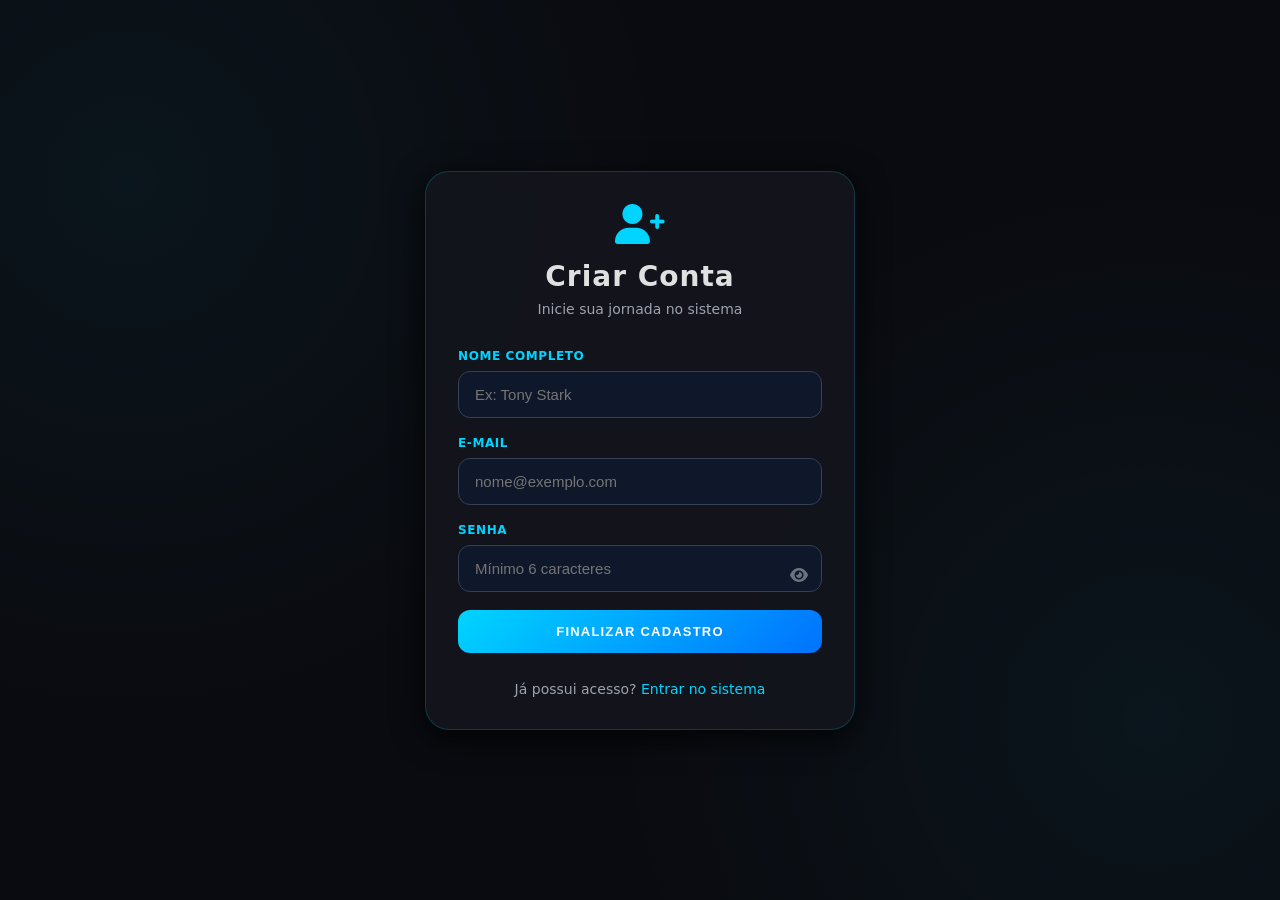
<file: index.html>
<!DOCTYPE html>
<html lang="pt-BR">
<head>
    <meta charset="UTF-8">
    <meta name="viewport" content="width=device-width, initial-scale=1.0">
    <title>Cadastro - Projeto Autenticação</title>
    <link rel="stylesheet" href="https://cdnjs.cloudflare.com/ajax/libs/font-awesome/6.0.0/css/all.min.css">
    <link rel="stylesheet" href="style.css">
</head>
<body data-page="register">
    <main class="container">
        <section class="glass-card">
            <div class="header">
                <i class="fas fa-user-plus"></i>
                <h1>Criar Conta</h1>
                <p>Inicie sua jornada no sistema</p>
            </div>

            <form id="register-form" class="form">
                <div class="field">
                    <label for="reg-name">Nome Completo</label>
                    <input type="text" id="reg-name" placeholder="Ex: Tony Stark">
                </div>

                <div class="field">
                    <label for="reg-email">E-mail</label>
                    <input type="email" id="reg-email" placeholder="nome@exemplo.com">
                </div>

                <div class="field password-wrapper">
                    <label for="reg-password">Senha</label>
                    <input type="password" id="reg-password" placeholder="Mínimo 6 caracteres">
                    <button type="button" class="toggle-password" onclick="togglePassword('reg-password', 'eye-reg-password')" aria-label="Mostrar ou ocultar senha">
                        <i class="fas fa-eye" id="eye-reg-password"></i>
                    </button>
                </div>

                <button type="submit" class="btn-primary">Finalizar Cadastro</button>
            </form>

            <div id="reg-message" class="message"></div>

            <p class="footer-text">
                Já possui acesso?
                <a href="login.html">Entrar no sistema</a>
            </p>
        </section>
    </main>

    <script src="script.js"></script>
</body>
</html>
</file>
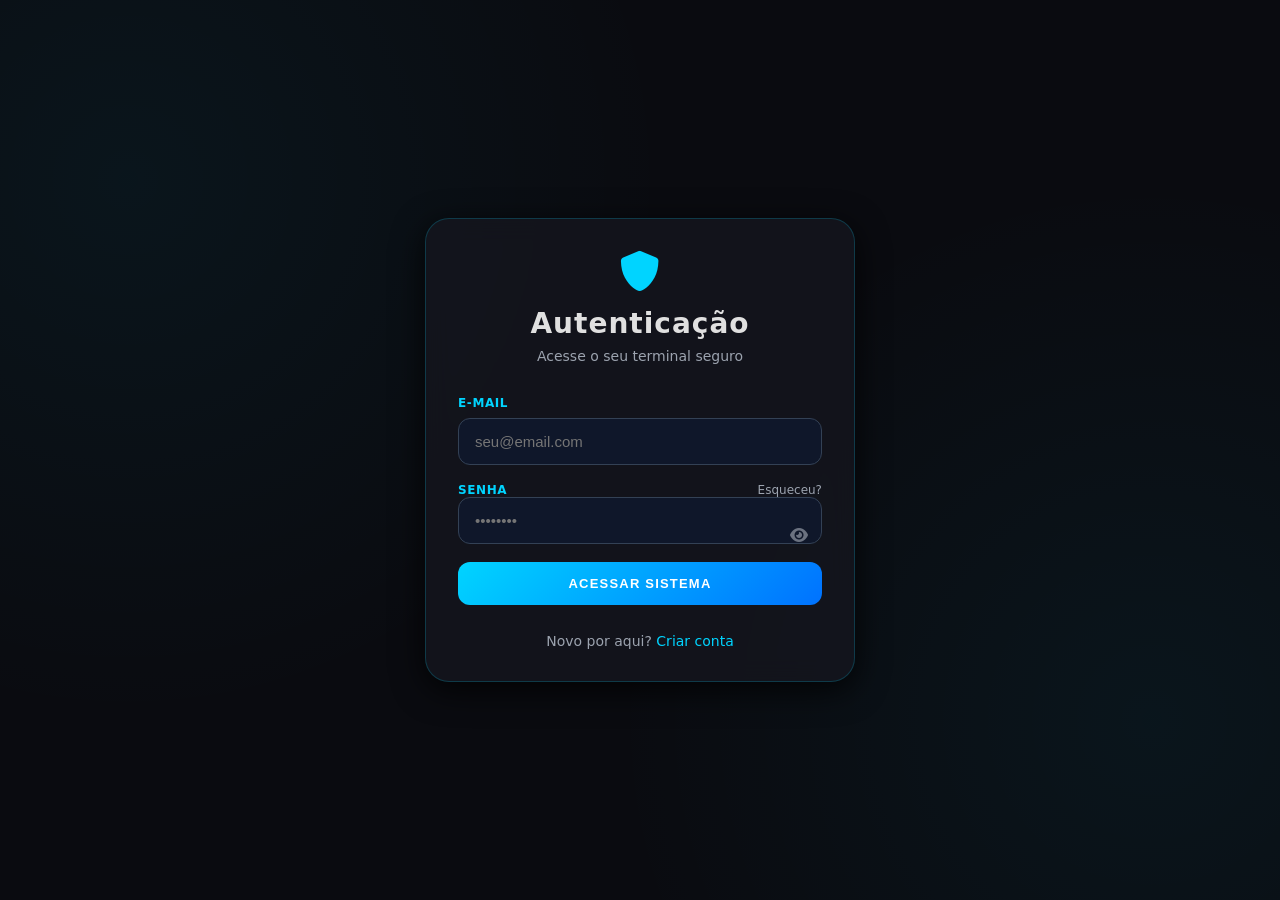
<file: dashboard.html>
<!DOCTYPE html>
<html lang="pt-BR">
<head>
    <meta charset="UTF-8">
    <meta name="viewport" content="width=device-width, initial-scale=1.0">
    <title>Dashboard - Projeto Autenticação</title>
    <link rel="stylesheet" href="https://cdnjs.cloudflare.com/ajax/libs/font-awesome/6.0.0/css/all.min.css">
    <link rel="stylesheet" href="style.css">
</head>
<body data-page="dashboard">
    <main class="container">
        <section class="glass-card">
            <div class="header">
                <div class="dashboard-icon">
                    <i class="fas fa-check-circle"></i>
                </div>
                <h1>Acesso Concedido</h1>
                <p class="dashboard-subtitle">
                    Bem-vindo de volta, <span id="user-display-name" class="highlight">Usuário</span>.
                </p>
            </div>

            <div class="status-card">
                <h3>Status do Sistema</h3>
                <div class="status-row">
                    <span>Nível de Segurança</span>
                    <span class="status-ok">ENCRIPTADO</span>
                </div>
                <div class="status-row">
                    <span>LocalStorage DB</span>
                    <span class="status-info">ATIVO</span>
                </div>
            </div>

            <button type="button" class="btn-danger" onclick="logout()">Terminar Sessão</button>
        </section>
    </main>

    <script src="script.js"></script>
</body>
</html>
</file>
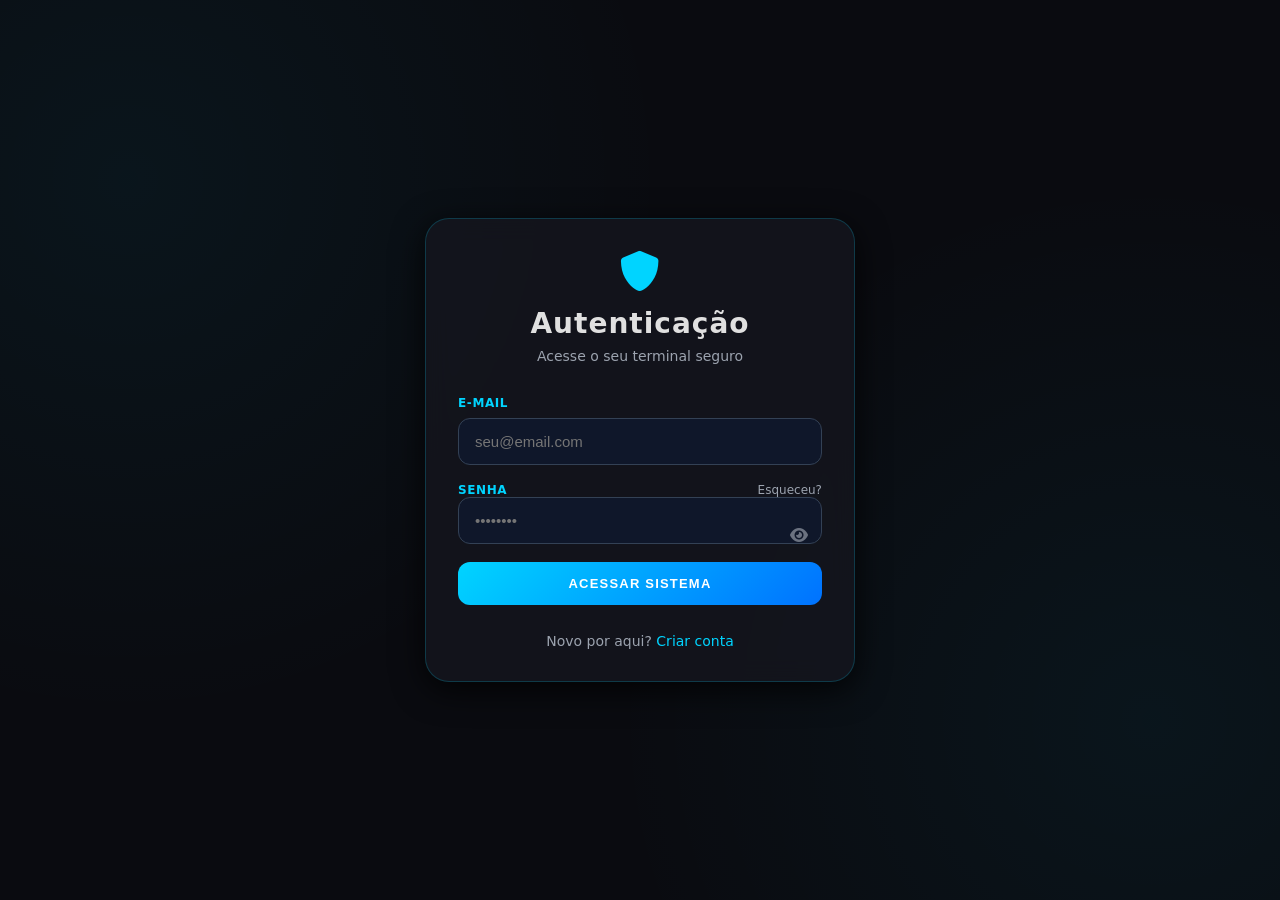
<file: login.html>
<!DOCTYPE html>
<html lang="pt-BR">
<head>
    <meta charset="UTF-8">
    <meta name="viewport" content="width=device-width, initial-scale=1.0">
    <title>Login - Projeto Autenticação</title>
    <link rel="stylesheet" href="https://cdnjs.cloudflare.com/ajax/libs/font-awesome/6.0.0/css/all.min.css">
    <link rel="stylesheet" href="style.css">
</head>
<body data-page="login">
    <main class="container">
        <section class="glass-card">
            <div class="header">
                <i class="fas fa-shield-alt"></i>
                <h1>Autenticação</h1>
                <p>Acesse o seu terminal seguro</p>
            </div>

            <form id="login-form" class="form">
                <div class="field">
                    <label for="login-email">E-mail</label>
                    <input type="email" id="login-email" placeholder="seu@email.com">
                </div>

                <div class="field password-wrapper">
                    <div class="row-between">
                        <span class="field-label">Senha</span>
                        <a href="#" class="forgot-link" onclick="forgotPassword(); return false;">Esqueceu?</a>
                    </div>
                    <input type="password" id="login-password" placeholder="••••••••">
                    <button type="button" class="toggle-password" onclick="togglePassword('login-password', 'eye-login-password')" aria-label="Mostrar ou ocultar senha">
                        <i class="fas fa-eye" id="eye-login-password"></i>
                    </button>
                </div>

                <button type="submit" class="btn-primary">Acessar Sistema</button>
            </form>

            <div id="login-message" class="message"></div>

            <p class="footer-text">
                Novo por aqui?
                <a href="index.html">Criar conta</a>
            </p>
        </section>
    </main>

    <div id="modal-overlay" class="modal-overlay">
        <div class="glass-card modal-card">
            <i class="fas fa-key"></i>
            <h3>Recuperação</h3>
            <p id="modal-text"></p>
            <button type="button" class="btn-primary" onclick="closeModal()">Fechar</button>
        </div>
    </div>

    <script src="script.js"></script>
</body>
</html>
</file>
<file: style.css>
:root {
    --neon-blue: #00d4ff;
    --dark-bg: #0a0b10;
    --glass-bg: rgba(20, 22, 30, 0.85);
    --text-main: #e0e0e0;
    --text-muted: #9ca3af;
    --border-main: rgba(0, 212, 255, 0.2);
    --input-bg: #0f172a;
    --input-border: #334155;
    --success: #4ade80;
    --error: #f87171;
}

* {
    box-sizing: border-box;
    margin: 0;
    padding: 0;
}

body {
    background-color: var(--dark-bg);
    color: var(--text-main);
    font-family: 'Inter', system-ui, -apple-system, BlinkMacSystemFont, 'Segoe UI', sans-serif;
    background-image:
        radial-gradient(circle at 10% 20%, rgba(0, 212, 255, 0.05) 0%, transparent 40%),
        radial-gradient(circle at 90% 80%, rgba(0, 212, 255, 0.05) 0%, transparent 40%);
    min-height: 100vh;
    display: flex;
    align-items: center;
    justify-content: center;
    padding: 24px;
}

.container {
    width: 100%;
    max-width: 430px;
}

.glass-card {
    background: var(--glass-bg);
    backdrop-filter: blur(12px);
    border: 1px solid var(--border-main);
    box-shadow: 0 8px 32px rgba(0, 0, 0, 0.8);
    border-radius: 24px;
    padding: 32px;
    animation: fadeIn 0.4s ease-out forwards;
}

.header {
    text-align: center;
    margin-bottom: 32px;
}

.header i {
    font-size: 40px;
    color: var(--neon-blue);
    margin-bottom: 16px;
}

.header h1 {
    font-size: 28px;
    font-weight: 700;
    letter-spacing: 1px;
    margin-bottom: 8px;
}

.header p {
    font-size: 14px;
    color: var(--text-muted);
}

.form {
    display: flex;
    flex-direction: column;
    gap: 18px;
}

.field label {
    display: block;
    font-size: 12px;
    font-weight: 700;
    text-transform: uppercase;
    color: var(--neon-blue);
    margin-bottom: 8px;
    letter-spacing: 0.6px;
}

.field input {
    width: 100%;
    background: var(--input-bg);
    border: 1px solid var(--input-border);
    border-radius: 12px;
    padding: 14px 16px;
    color: #fff;
    outline: none;
    transition: all 0.3s ease;
    font-size: 15px;
}

.field input:focus {
    box-shadow: 0 0 10px rgba(0, 212, 255, 0.3);
    border-color: var(--neon-blue);
}

.password-wrapper {
    position: relative;
}

.password-wrapper input {
    padding-right: 50px;
}

.toggle-password {
    position: absolute;
    right: 14px;
    top: 44px;
    background: transparent;
    border: none;
    color: #6b7280;
    cursor: pointer;
    font-size: 16px;
}

.toggle-password:hover {
    color: var(--neon-blue);
}

.btn-primary,
.btn-danger {
    width: 100%;
    border: none;
    border-radius: 12px;
    padding: 14px;
    font-weight: 700;
    text-transform: uppercase;
    letter-spacing: 1.2px;
    cursor: pointer;
    transition: transform 0.2s, box-shadow 0.2s, background 0.2s;
    font-size: 13px;
}

.btn-primary {
    background: linear-gradient(135deg, #00d4ff, #0072ff);
    color: white;
}

.btn-primary:hover {
    transform: translateY(-2px);
    box-shadow: 0 5px 15px rgba(0, 212, 255, 0.4);
}

.btn-danger {
    background: rgba(239, 68, 68, 0.08);
    color: #f87171;
    border: 1px solid rgba(239, 68, 68, 0.25);
}

.btn-danger:hover {
    background: rgba(239, 68, 68, 0.16);
}

.message {
    margin-top: 16px;
    text-align: center;
    font-size: 14px;
    display: none;
}

.message.show {
    display: block;
}

.message.success {
    color: var(--success);
}

.message.error {
    color: var(--error);
}

.footer-text {
    margin-top: 28px;
    text-align: center;
    font-size: 14px;
    color: var(--text-muted);
}

.footer-text a,
.inline-link,
.forgot-link {
    color: var(--neon-blue);
    text-decoration: none;
}

.footer-text a:hover,
.inline-link:hover,
.forgot-link:hover {
    text-decoration: underline;
}

.row-between {
    display: flex;
    justify-content: space-between;
    align-items: center;
    gap: 12px;
}

.row-between .field-label {
    font-size: 12px;
    font-weight: 700;
    text-transform: uppercase;
    color: var(--neon-blue);
    letter-spacing: 0.6px;
}

.forgot-link {
    font-size: 12px;
    color: var(--text-muted);
}

.dashboard-icon {
    width: 80px;
    height: 80px;
    margin: 0 auto 16px;
    border-radius: 50%;
    display: flex;
    align-items: center;
    justify-content: center;
    background: rgba(0, 212, 255, 0.12);
    border: 1px solid rgba(0, 212, 255, 0.45);
}

.dashboard-icon i {
    font-size: 42px;
    color: var(--neon-blue);
}

.dashboard-subtitle {
    margin-top: 10px;
    color: var(--text-muted);
    text-align: center;
}

.highlight {
    color: var(--neon-blue);
    font-weight: 700;
}

.status-card {
    background: rgba(15, 23, 42, 0.55);
    border: 1px solid rgba(51, 65, 85, 0.9);
    border-radius: 18px;
    padding: 22px;
    margin: 28px 0;
}

.status-card h3 {
    font-size: 12px;
    font-weight: 700;
    color: var(--neon-blue);
    text-transform: uppercase;
    margin-bottom: 14px;
    letter-spacing: 1px;
}

.status-row {
    display: flex;
    justify-content: space-between;
    align-items: center;
    padding: 8px 0;
    font-size: 14px;
    gap: 12px;
}

.status-row span:first-child {
    color: var(--text-muted);
}

.status-ok {
    color: var(--success);
    font-family: monospace;
    font-weight: 700;
}

.status-info {
    color: var(--neon-blue);
    font-family: monospace;
    font-weight: 700;
}

.modal-overlay {
    position: fixed;
    inset: 0;
    background: rgba(0, 0, 0, 0.8);
    backdrop-filter: blur(6px);
    display: none;
    align-items: center;
    justify-content: center;
    z-index: 1000;
    padding: 16px;
}

.modal-overlay.show {
    display: flex;
}

.modal-card {
    max-width: 340px;
    width: 100%;
    text-align: center;
}

.modal-card i {
    font-size: 32px;
    color: var(--neon-blue);
    margin-bottom: 14px;
}

.modal-card h3 {
    margin-bottom: 10px;
    font-size: 22px;
}

.modal-card p {
    font-size: 14px;
    color: var(--text-muted);
    margin-bottom: 20px;
    line-height: 1.5;
}

.modal-password {
    color: var(--neon-blue);
    font-family: monospace;
    font-size: 18px;
    font-weight: 700;
}

@keyframes fadeIn {
    from {
        opacity: 0;
        transform: translateY(10px);
    }
    to {
        opacity: 1;
        transform: translateY(0);
    }
}

@media (max-width: 480px) {
    body {
        padding: 14px;
    }

    .glass-card {
        padding: 24px;
        border-radius: 20px;
    }

    .header h1 {
        font-size: 24px;
    }
}
</file>
